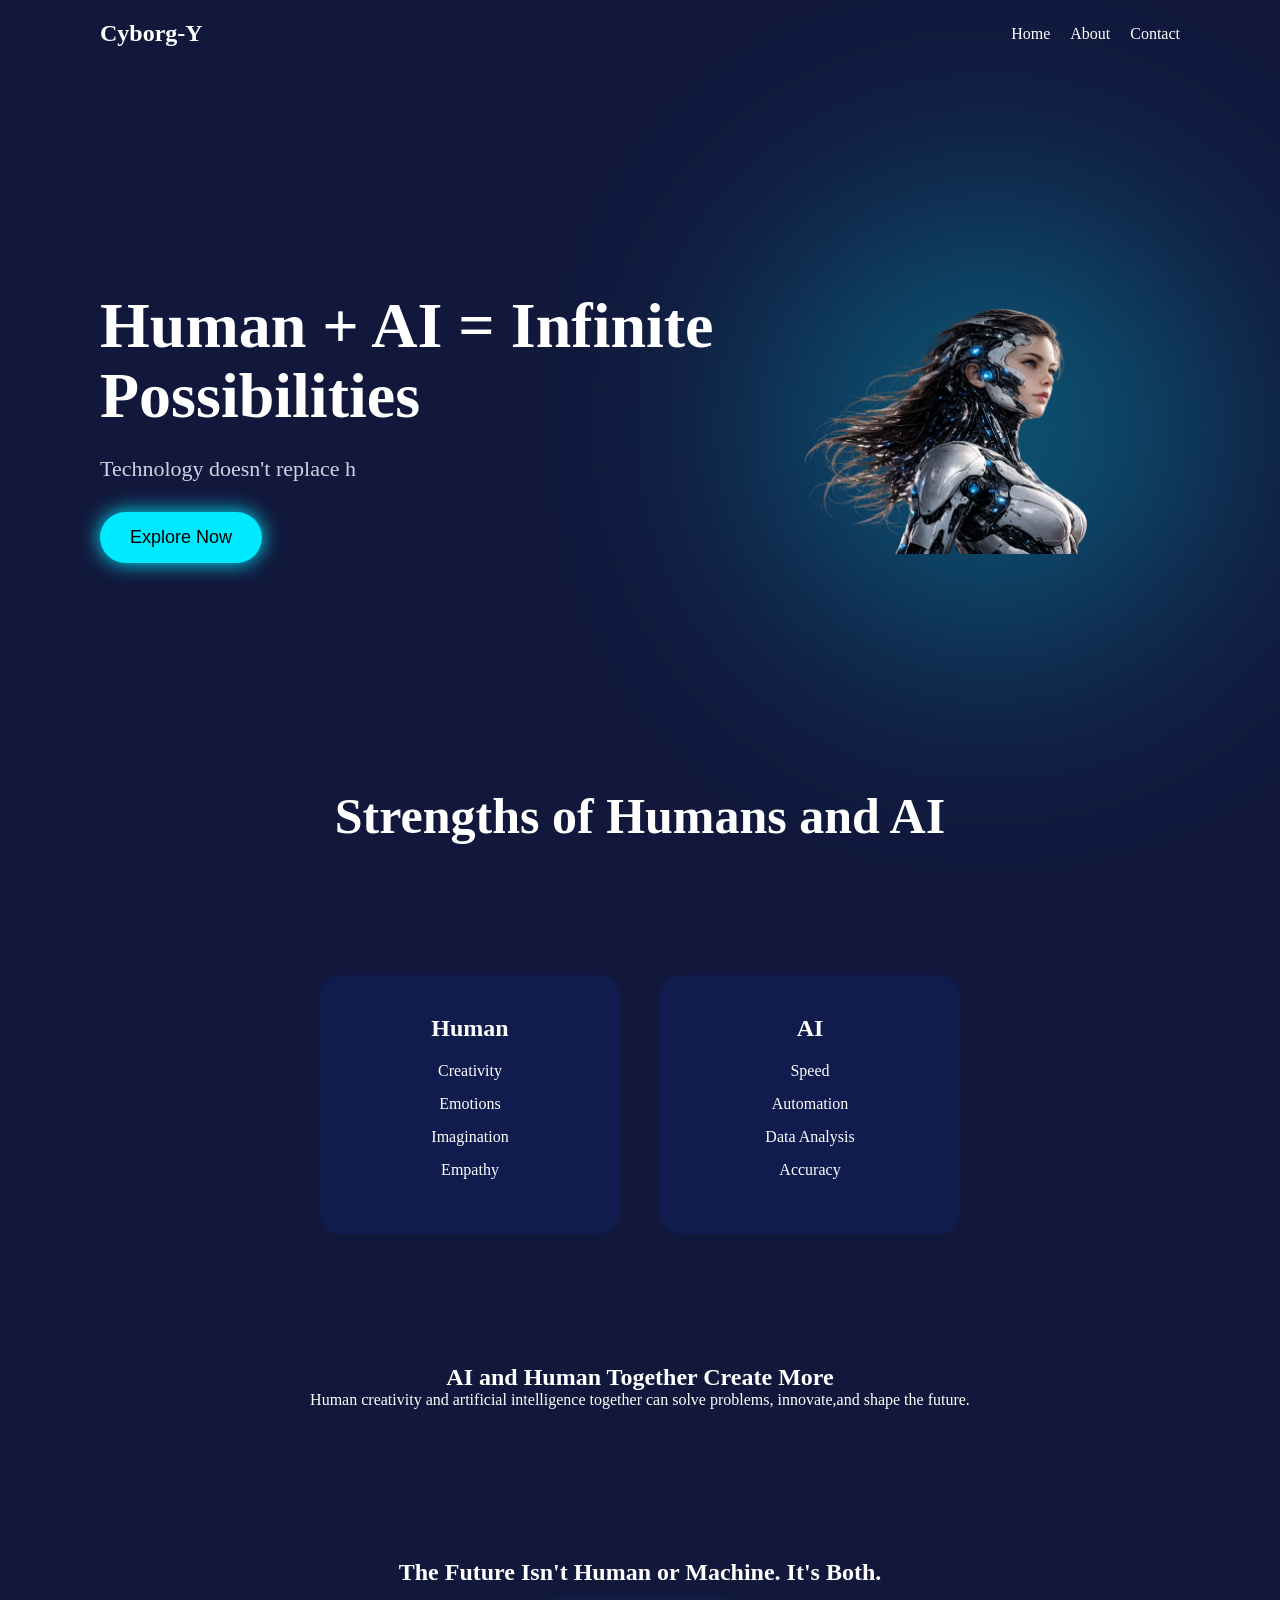
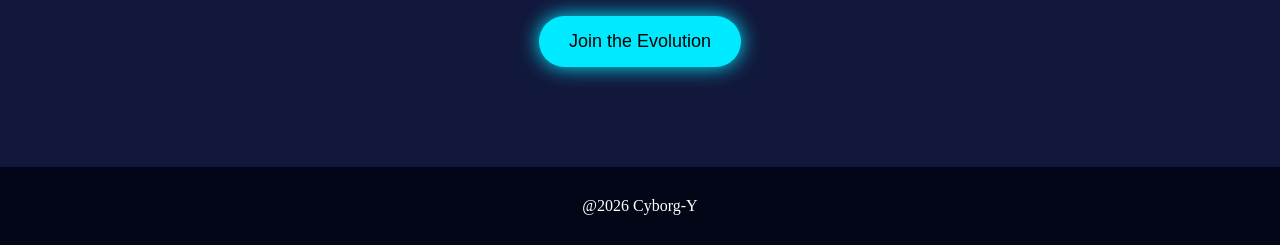
<file: index.html>
<!DOCTYPE html>
<html lang="en">
<head>
    <meta charset="UTF-8">
    <meta name="viewport" content="width=device-width, initial-scale=1.0">
    <title>Cyborg-Themed Landing Page</title>
    <link rel="stylesheet" href="style.css">
</head>
<body>
    <nav>
        <h1>Cyborg-Y</h1>
        <ul>
            <li>Home</li>
            <li>About</li>
            <li>Contact</li>
        </ul>
    </nav>
    <main>
        <section class="xyz">
                 <div class="main-text">
                    <h1>Human + AI = Infinite Possibilities</h1>
                    <p id="type"></p>
                    <button class="explore-btn">Explore Now</button>
                 </div>
                 <div class="main-img">
                    <img src="cyborg-image.png" alt="Error" class="cyborg-img">
                 </div>
        </section>
        <h1 class="section-title">Strengths of Humans and AI</h1>
            
        <section class="human" id="human-ai">
            <div class="card">
                <h2>Human</h2>
                <p>Creativity</p>
                <p>Emotions</p>
                <p>Imagination</p>
                <p>Empathy</p>
            </div>
            <div class="card">
                <h2>AI</h2>
                <p>Speed</p>
                <p>Automation</p>
                <p>Data Analysis</p>
                <p>Accuracy</p>
            </div>
        </section>
        <section id="future">
            <h1>AI and Human Together Create More</h1>
            <p>
                Human creativity and artificial intelligence together can solve problems, innovate,and shape the future.
            </p>
        </section>
        <section class="message">
            <h1>
                The Future Isn't Human or Machine.
                It's Both.
            </h1>
            
            <button class="join-btn">Join the Evolution</button>

        </section>
    </main>
    <footer>
        @2026 Cyborg-Y
    </footer>
    <script src="script.js"></script>
</body>
</html>
</file>
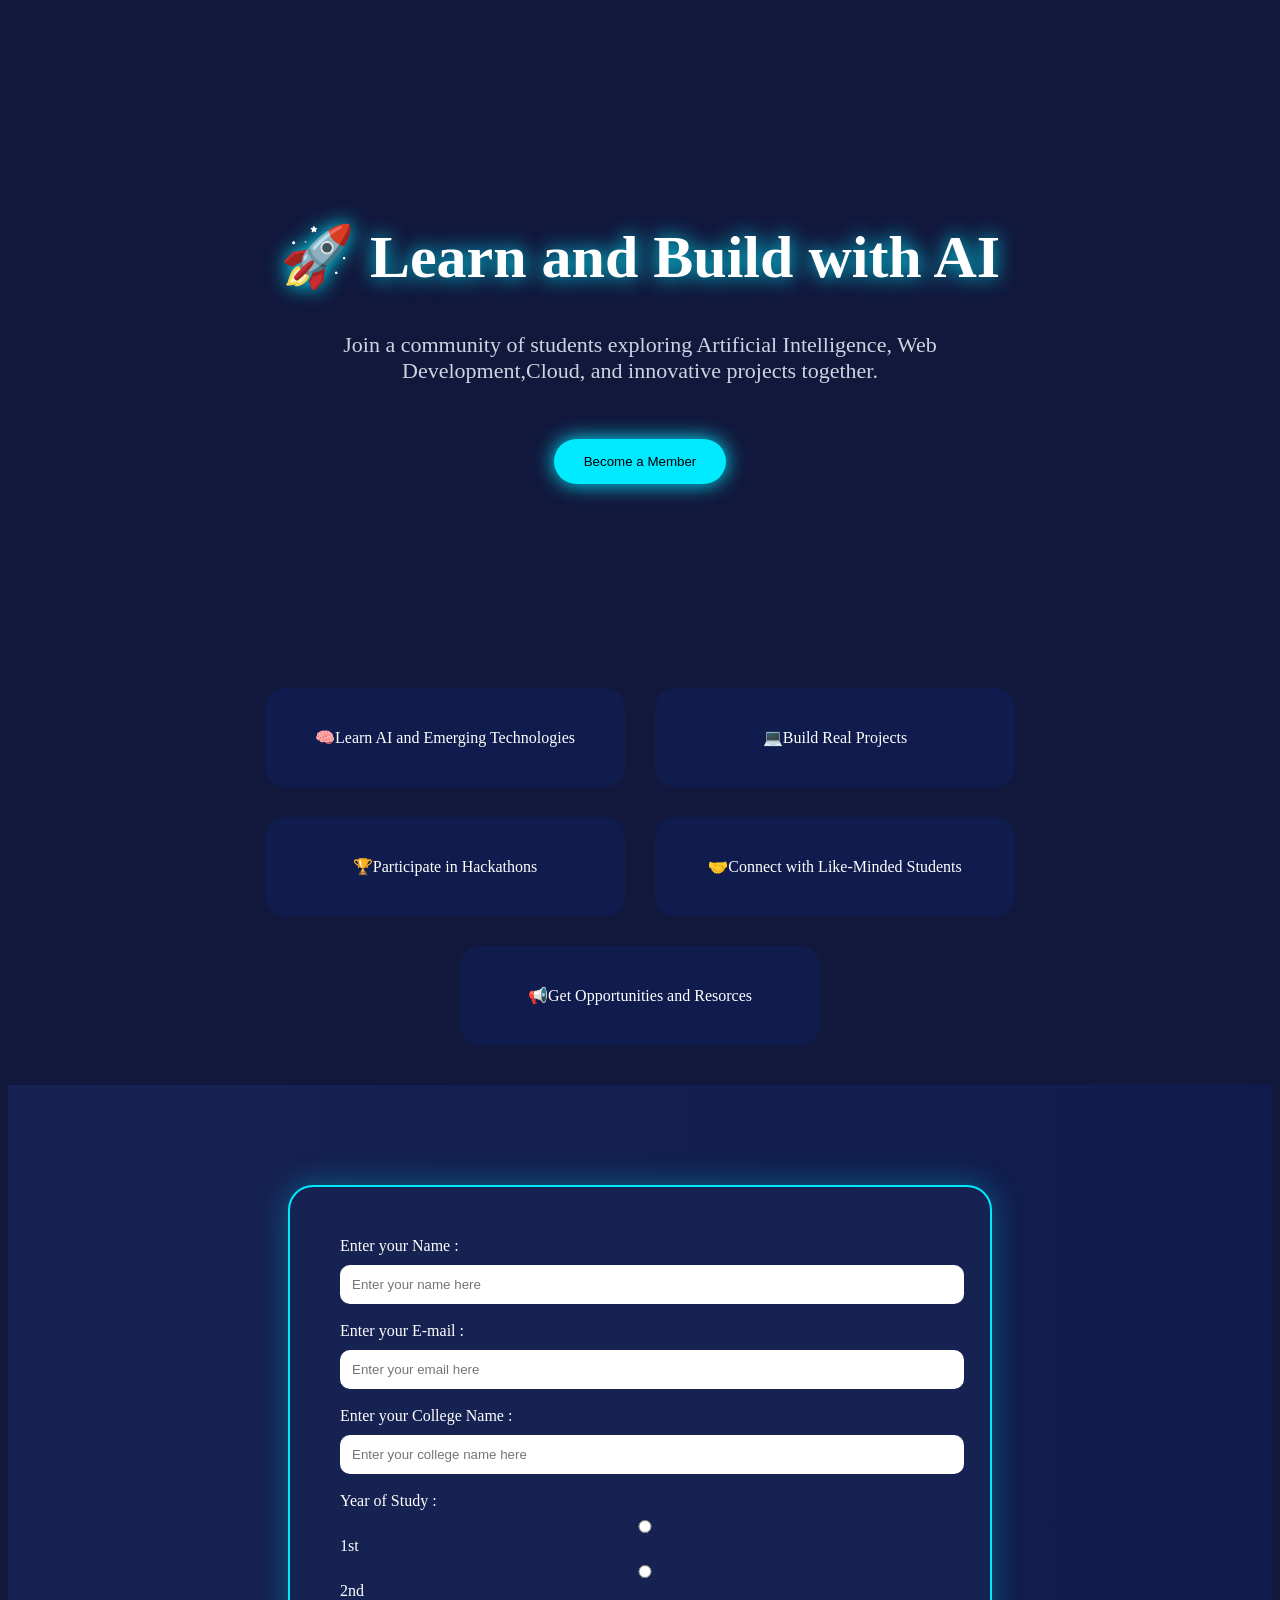
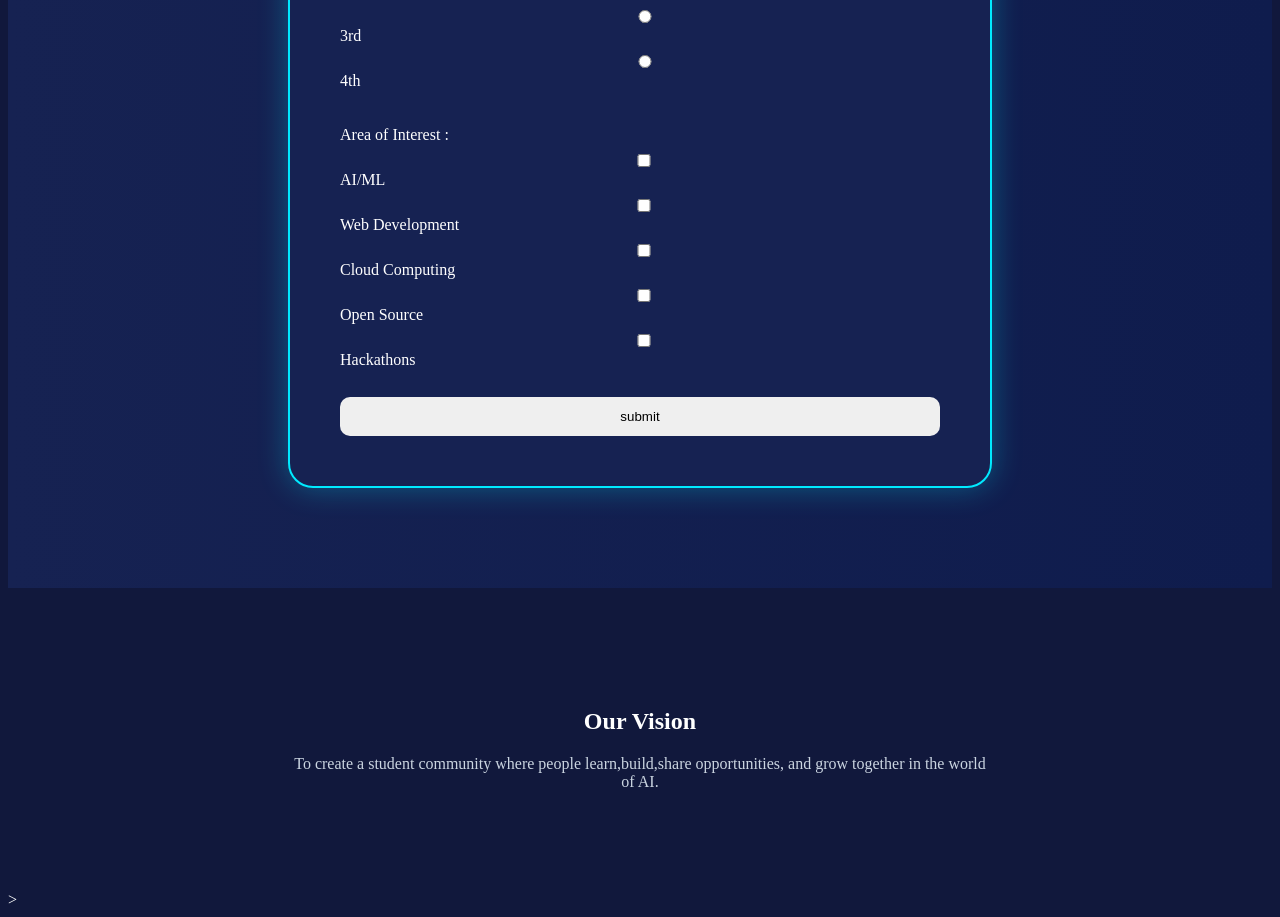
<file: join.html>
<!DOCTYPE html>
<html lang="en">
<head>
    <meta charset="UTF-8">
    <meta name="viewport" content="width=device-width, initial-scale=1.0">
    <title>Document</title>
    <link rel="stylesheet" href="join.css">
</head>
<body>
    <main>
    <section class="main">
        <h1>🚀 Learn and Build with AI</h1>
        <p>Join a community of students exploring Artificial Intelligence,
            Web Development,Cloud, and innovative projects together.
        </p>
        <button class="member-btn">Become a Member</button>

    </section>
    <section class="why">
        <div class="card">🧠Learn AI and Emerging Technologies</div>
        <div class="card">💻Build Real Projects</div>
        <div class="card">🏆Participate in Hackathons</div>
        <div class="card">🤝Connect with Like-Minded Students</div>
        <div class="card">📢Get Opportunities and Resorces</div>
    </section>
    <section class="form-section">
    <form action="" id="register-form">
        <label for="name">Enter your Name : <input type="text" placeholder="Enter your name here" id="name" required></label>
        <br><br>
        <label for="mail">Enter your E-mail : <input type="email" placeholder="Enter your email here" id="email" required></label>
        <br><br>
        <label for="collegename">Enter your College Name : <input type="text" placeholder="Enter your college name here" id="collegename" id="collegename" required></label>
        <br><br>
        <label for="branch">Year of Study : </label>
         <br>
         <label for="first"><input type="radio" id="first" name="year">1st</label>
         <br>
         <label for="second"><input type="radio" id="second" name="year">2nd</label>
         <br>
         <label for="third"><input type="radio" id="third" name="year">3rd</label>
         <br>
         <label for="fourth"><input type="radio" id="fourth" name="year">4th</label>
         <br><br><br>
         <label for="interest">Area of Interest : </label>
         <br>
         <label for="AI" ><input type="checkbox" id="AI" name="interest">AI/ML</label>
         <br>
         <label for="Webdev" ><input type="checkbox" id="Webdev" name="interest">Web Development</label>
         <br>
         <label for="Cloud" ><input type="checkbox" id="Cloud" name="interest">Cloud Computing</label>
         <br>
         <label for="opensource" ><input type="checkbox" id="opensource" name="interest">Open Source</label>
         <br>
         <label for="hackathons" ><input type="checkbox" id="hackathons" name="interest">Hackathons</label>
         <br><br>
         <input type="submit" value="submit">
    </form>
    </section>
    <section class="message">
        <h2>Our Vision</h2>
        <p>To create a student community where people learn,build,share opportunities, and grow together in the world of AI.</p>

    </section>
    
    </main>
    <section class="thanks">
        <h2>🎉 Welcome to the Evolution!</h2>
        <p>Thank you for joining our community.</p>
        <p>We'll connect with you soon.</p>
    </section>
    <script src="join.js"></script>
</body>
</html>>
</file>
<file: style.css>
*{
    margin:0;
    padding:0;
    box-sizing : border-box;
}
nav{
    display : flex;
    justify-content : space-between;
    align-items : center;
    padding:20px 100px;
}
.xyz{
    display : flex;
    justify-content : center ;
    align-items : center;
    min-height:80vh;
    padding:0 100px;
    gap:50px;
}
.main-text{
    max-width : 650px;
}
ul{
    display : flex;
    gap : 20px;
    align-items : center;
    list-style: none;
}
.human{
    display:flex;
    justify-content : center;
    gap : 40px;
    padding : 80px 100px;
}
.cyborg-img{
    width : 500px;
}
.main-text h1{
    font-size: clamp(2.2rem, 6vw, 4rem);
    line-height:1.1;
}
.main-text p{
    margin-top:25px;
    font-size:22px;
    color:#666;
}
button{
    margin-top:35px;
    background:#00eaff;
    box-shadow:0 0 20px #00eaff;
}
.main-text button{
    margin-top:30px;
    padding:15px 30px;
    border:none;
    border-radius:30px;
    background:#00eaff;
    cursor:pointer;
    font-size:18px;
}
.main-text button:hover{
    transform:scale(1.05);
    box-shadow:0 0 20px #00eaff;
}
body{
    background:#11183c;
    color:white;
}
.main-text p{
    color:#cbd5e1;
}
.card{
    width:300px;
    padding:40px;
    background:#0f1c4d;
    color:white;
    border-radius:20px;
    text-align:center;
}
.card h2{
    margin-bottom:20px;

}
.card p{
    margin:15px 0;
}
.card:hover{
    transform:translateY(-10px);
    box-shadow:0 0 25px #00eaff;
    transition:0.3s;
}
#future{
    text-align:center;
    padding:50px 100px;
}
.message{
    text-align:center;
    padding:100px;
}
footer{
    text-align:center;
    padding:30px;
    background:#020617;
}
.message button{
    margin-top:30px;
    padding:15px 30px;
    border:none;
    border-radius:30px;
    background:#00eaff;
    cursor:pointer;
    font-size:18px;
}
.section-title{
    text-align:center;
    margin-bottom:50px;
    font-size:50px;
}

.main-img{
    position:relative;
    display:flex;
    justify-content:center;
    align-items:center;
}
.main-img img{
    max-width:100%;
    height:auto;
}
.main-img::before{
    content:"";
    position: absolute;
    width: 450px;
    height: 450px;
    background:#00eaff;
    border-radius:50%;
    filter:blur(120px);
    opacity:0.3;
    z-index:-1;
    top:50%;
    left:50%;
    transform: translate(-50%, -50%);
    animation: glow 4s ease-in-out infinite;

}
@keyframes glow{
    0%{
        transform: translate(-50%, -50%) scale(1);
    }
    50%{
        transform: translate(-50%, -50%) scale(1.1);
    
    }
    100%{
        transform: translate(-50%, -50%) scale(1);
    }
}
@media (max-width: 768px)
{
    .xyz{
        flex-direction: column;
        text-align: center;
    }
    nav{
        flex-direction: column;
        gap:15px;
    }
    .main-img img{
        width: 100%;
        max-width: 350px;
        height: auto;
    }
    .human{
        flex-direction: column;
        align-items:center;
    }
}
</file>
<file: join.css>
.main{
    min-height:60vh;
    display:flex;
    flex-direction:column;
    justify-content:center;
    align-items:center;
    text-align:center;
    padding:50px;
}
.main h1{
    font-size:60px;
    margin-bottom:20px;
}
.main p{
    max-width:700px;
    color:#cbd5e1;
    font-size:22px;
    margin-top:20px;
    margin-bottom:20px;
}
.main button{
    margin-top:35px;
    padding:15px 30px;
    border:none;
    border-radius:30px;
    background:#00eaff;
    cursor:pointer;
    box-shadow:0 0 20px #00eaff;
}
.why{
    display:flex;
    flex-wrap:wrap;
    justify-content:center;
    gap:30px;
    padding:40px 80px;
}
.card{
    width:280px;
    background:#0f1c4d;
    padding:40px;
    border-radius:20px;
    text-align:center;
}
.card:hover{
    transform:translateY(-10px);
    box-shadow:0 0 20px #00eaff;
}
.form-section{
    display:flex;
    justify-content:center;
    padding:100px;
    background:linear-gradient(
        to right,
        #162252,
        #0f1c4d
    );
    padding:100px 0;
}
form{
    width:600px;
    background:#162252;
    padding:50px;
    border-radius:25px;
    border: 2px solid #00eaff;
    box-shadow:0 0 30px rgba(0,234,255,0.3);
}
input{
    width:100%;
    padding:12px;
    margin-top:10px;
    border-radius:10px;
    border:none;
}
.message{
    text-align:center;
    padding:100px;
}
.message p{
    max-width:700px;
    margin:auto;
    color:#cbd5e1;
}
.thanks{
    display:none;
    width:600px;
    margin:100px auto;
    padding:50px;
    background:#0f1c4d;
    border-radius:25px;
    border:2px solid #00eaff;
    text-align:center;
    box-shadow:0 0 30px rgba(0,234,255,0.3);
}
.thanks h2{
    font-size:50px;
    margin-bottom:20px;
}
.thanks p{
    font-size:22px;
    color:#cbd5e1;
}
body{
    background:#11183c;
    color:white;
}
.main h1{
    text-shadow:0 0 20px #00eaff;
}
</file>
